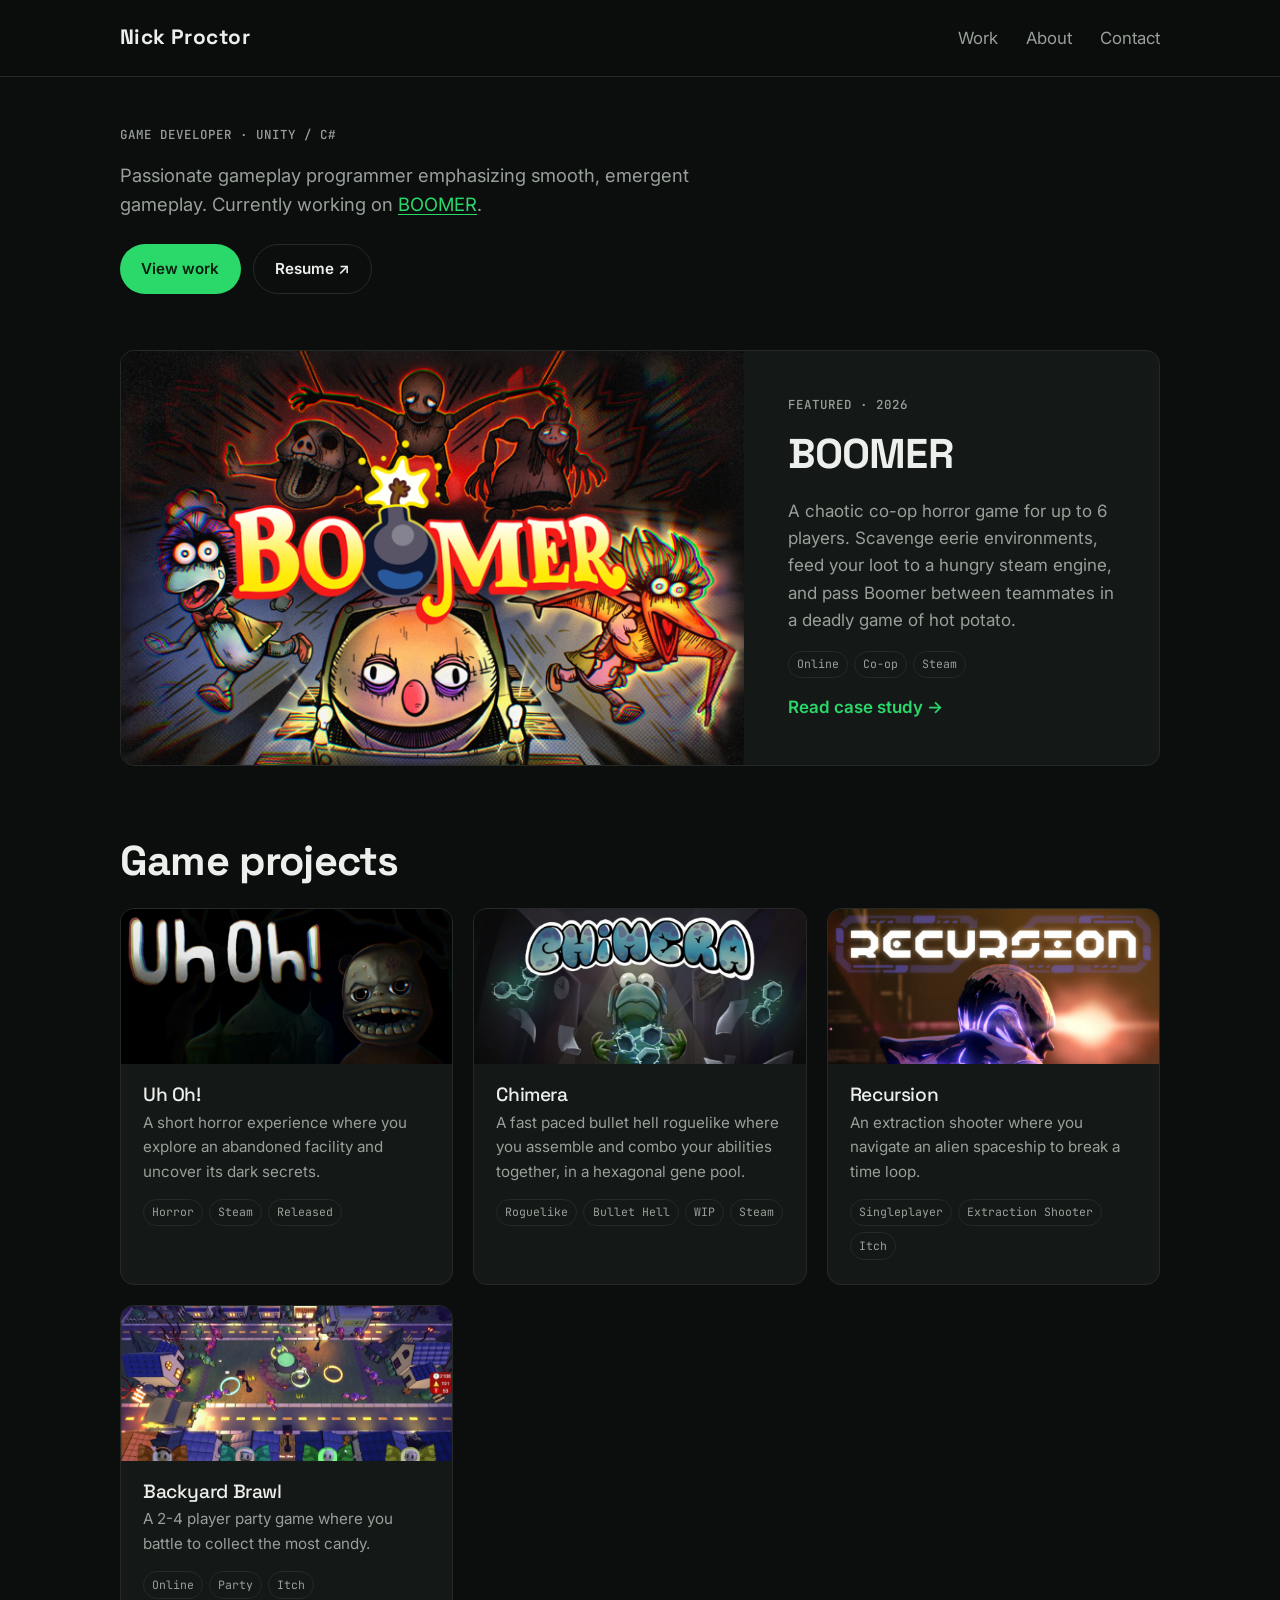
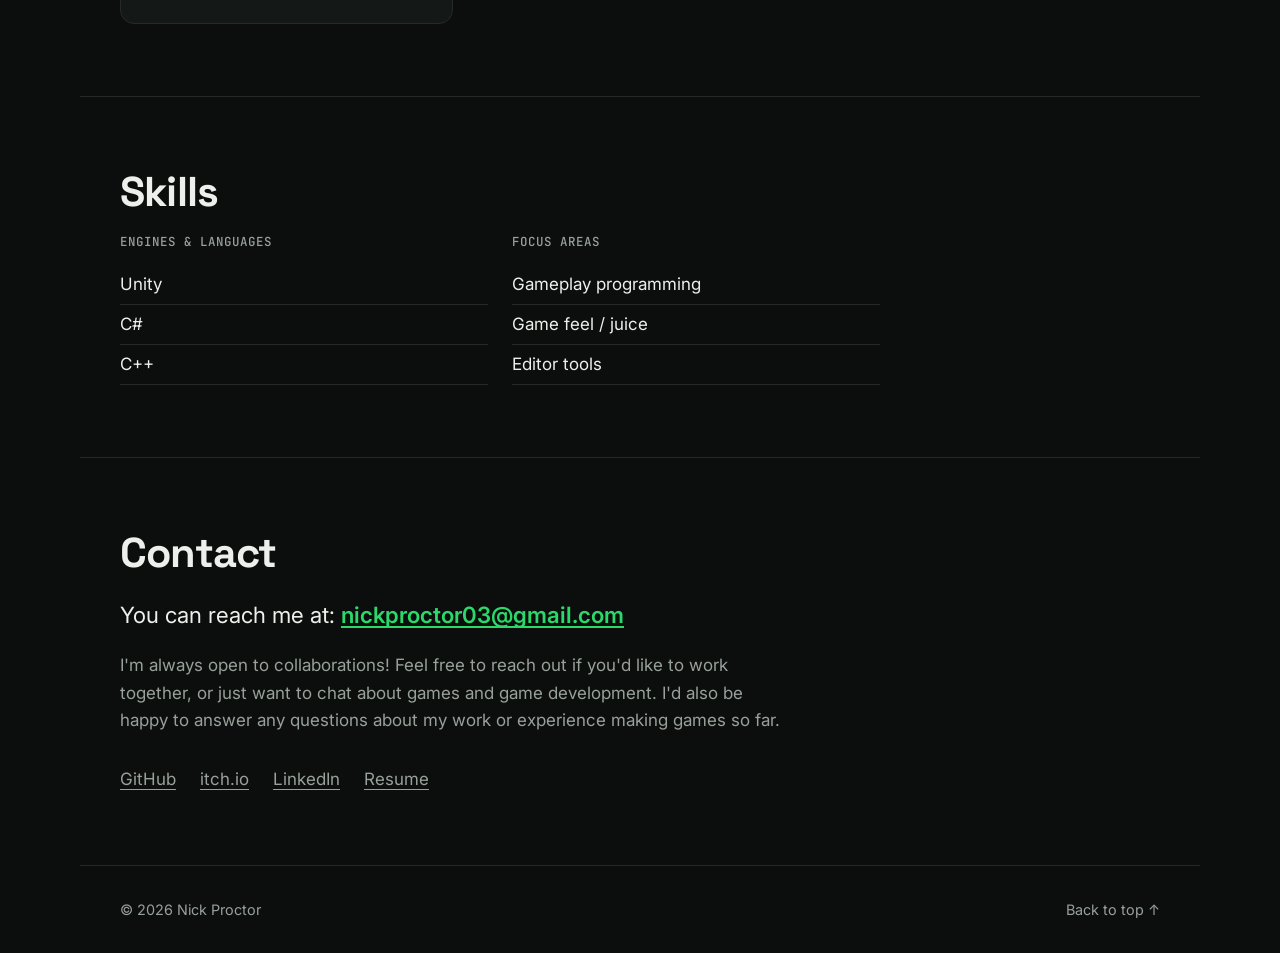
<file: index.html>
<!DOCTYPE html>
<html lang="en">
  <head>
    <meta charset="UTF-8">
    <meta name="viewport" content="width=device-width, initial-scale=1.0">
    <title>Nick Proctor</title>
    <meta name="description" content="Portfolio of Nick Proctor, a game developer building small, tactile games in Unity.">

    <link rel="preconnect" href="https://fonts.googleapis.com">
    <link rel="preconnect" href="https://fonts.gstatic.com" crossorigin>
    <link href="https://fonts.googleapis.com/css2?family=Inter:wght@400;500;600&family=JetBrains+Mono:wght@400;500&family=Space+Grotesk:wght@500;700&display=swap" rel="stylesheet">
    <link rel="icon" href="assets/favicon.png">
    <link rel="stylesheet" href="screen.css">
  </head>
  <body>
    <!-- ============ NAV ============ -->
    <header class="site-header">
      <div class="container nav">
        <a class="logo" href="index.html">Nick Proctor</a>
        <nav class="nav-links" aria-label="Primary">
          <a href="#work">Work</a>
          <a href="about.html">About</a>
          <a href="#contact">Contact</a>
        </nav>
      </div>
    </header>

    <main>
      <!-- ============ INTRO ============ -->
      <section class="intro container">
        <p class="eyebrow">Game Developer · Unity / C#</p>
        <!-- <h1>I make small, tactile games<br>that are <span class="hl">fun to touch</span>.</h1> -->
        <p class="lede">
          Passionate gameplay programmer emphasizing smooth, emergent gameplay.
          Currently working on <a href="projects/BOOMER.html">BOOMER</a>.
        </p>
        <div class="actions">
          <a class="btn btn-primary" href="#work">View work</a>
          <a class="btn btn-ghost" href="assets/General%20Resume.pdf" target="_blank" rel="noopener">Resume ↗</a>
        </div>
      </section>

      <!-- ============ FEATURED PROJECT ============ -->
      <section class="container featured" aria-labelledby="featured-title">
        <a class="featured-card" href="projects/BOOMER.html">
          <div class="media">
            <img src="assets/Images/HeaderCapusle.png" width="920" height="430"
                 alt="BOOMER key art: the steam engine and puppet characters fleeing beneath the BOOMER logo">
          </div>
          <div class="featured-body">
            <p class="eyebrow">Featured · 2026</p>
            <h2 id="featured-title">BOOMER</h2>
            <p>A chaotic co-op horror game for up to 6 players. Scavenge eerie environments,
               feed your loot to a hungry steam engine, and pass Boomer between teammates 
               in a deadly game of hot potato.</p>
            <ul class="tags">
              <li>Online</li><li>Co-op</li><li>Steam</li>
            </ul>
            <span class="link-arrow">Read case study →</span>
          </div>
        </a>
      </section>

      <!-- ============ PROJECT GRID ============ -->
      <section id="work" class="container section" aria-labelledby="work-title">
        <div class="section-head">
          <h2 id="work-title">Game projects</h2>
          <!-- <p class="muted">Games, prototypes, and jams.</p> -->
        </div>

        <div class="grid">
          <!-- Copy one <a class="card"> per project -->
          <a class="card" href="projects/UhOh.html">
            <div class="media"><img src="assets/Images/UhOhTitleHeader.jpg" width="920" height="430" loading="lazy" alt="Uh Oh! key art"></div>
            <div class="card-body">
              <h3>Uh Oh!</h3>
              <p>A short horror experience where you explore an abandoned facility and uncover its dark secrets.</p>
              <ul class="tags"><li>Horror</li><li>Steam</li><li>Released</li></ul>
            </div>
          </a>

          <a class="card" href="projects/Chimera.html">
            <div class="media"><img src="assets/Images/ChimeraTitleHeader.jpg" width="920" height="430" loading="lazy" alt="Chimera key art"></div>
            <div class="card-body">
              <h3>Chimera</h3>
              <p>A fast paced bullet hell roguelike where you assemble and combo your abilities together, in a hexagonal gene pool.</p>
              <ul class="tags"><li>Roguelike</li><li>Bullet Hell</li><li>WIP</li><li>Steam</li></ul>
            </div>
          </a>

          <a class="card" href="projects/Recursion.html">
            <div class="media"><img src="assets/Images/RecursionHeader.jpg" width="920" height="430" loading="lazy" alt="Recursion key art"></div>
            <div class="card-body">
              <h3>Recursion</h3>
              <p>An extraction shooter where you navigate an alien spaceship to break a time loop.</p>
              <ul class="tags"><li>Singleplayer</li><li>Extraction Shooter</li><li>Itch</li></ul>
            </div>
          </a>

          <a class="card" href="projects/BackyardBrawl.html">
            <div class="media"><img src="assets/Images/BackyardBrawl.jpg" width="1600" height="894" loading="lazy" alt="Backyard Brawl gameplay"></div>
            <div class="card-body">
              <h3>Backyard Brawl</h3>
              <p>A 2-4 player party game where you battle to collect the most candy.</p>
              <ul class="tags"><li>Online</li><li>Party</li><li>Itch</li></ul>
            </div>
          </a>
        </div>
      </section>

      <!-- ============ SKILLS ============ -->
      <section id="skills" class="container section skills-section" aria-labelledby="skills-title">
        <h2 id="skills-title">Skills</h2>
        <div class="skills">
          <div>
            <h3 class="eyebrow">Engines &amp; languages</h3>
            <ul><li>Unity</li><li>C#</li><li>C++</li></ul>
          </div>
          <div>
            <h3 class="eyebrow">Focus areas</h3>
            <ul><li>Gameplay programming</li><li>Game feel / juice</li><li>Editor tools</li></ul>
          </div>
        </div>
      </section>

      <!-- ============ CONTACT ============ -->
      <section id="contact" class="container section contact" aria-labelledby="contact-title">
        <h2 id="contact-title">Contact</h2>
        <p class="contact-line">
          You can reach me at:
          <a class="contact-email" href="mailto:nickproctor03@gmail.com">nickproctor03@gmail.com</a>
        </p>
        <p class="contact-blurb">
          I'm always open to collaborations! Feel free to reach out if you'd like to work 
          together, or just want to chat about games and game development. I'd also be happy
          to answer any questions about my work or experience making games so far. 
        </p>
        <ul class="socials">
          <li><a href="https://github.com/procto76" target="_blank" rel="noopener">GitHub</a></li>
          <li><a href="https://nickproct.itch.io/" target="_blank" rel="noopener">itch.io</a></li>
          <li><a href="https://www.linkedin.com/in/nick-proctor-8b6729255/" target="_blank" rel="noopener">LinkedIn</a></li>
          <li><a href="assets/General%20Resume.pdf" target="_blank" rel="noopener">Resume</a></li>
        </ul>
      </section>
    </main>

    <footer class="site-footer container">
      <p>© <span id="year"></span> Nick Proctor</p>
      <a href="#" class="muted">Back to top ↑</a>
    </footer>

    <script src="index.js"></script>
  </body>
</html>
</file>
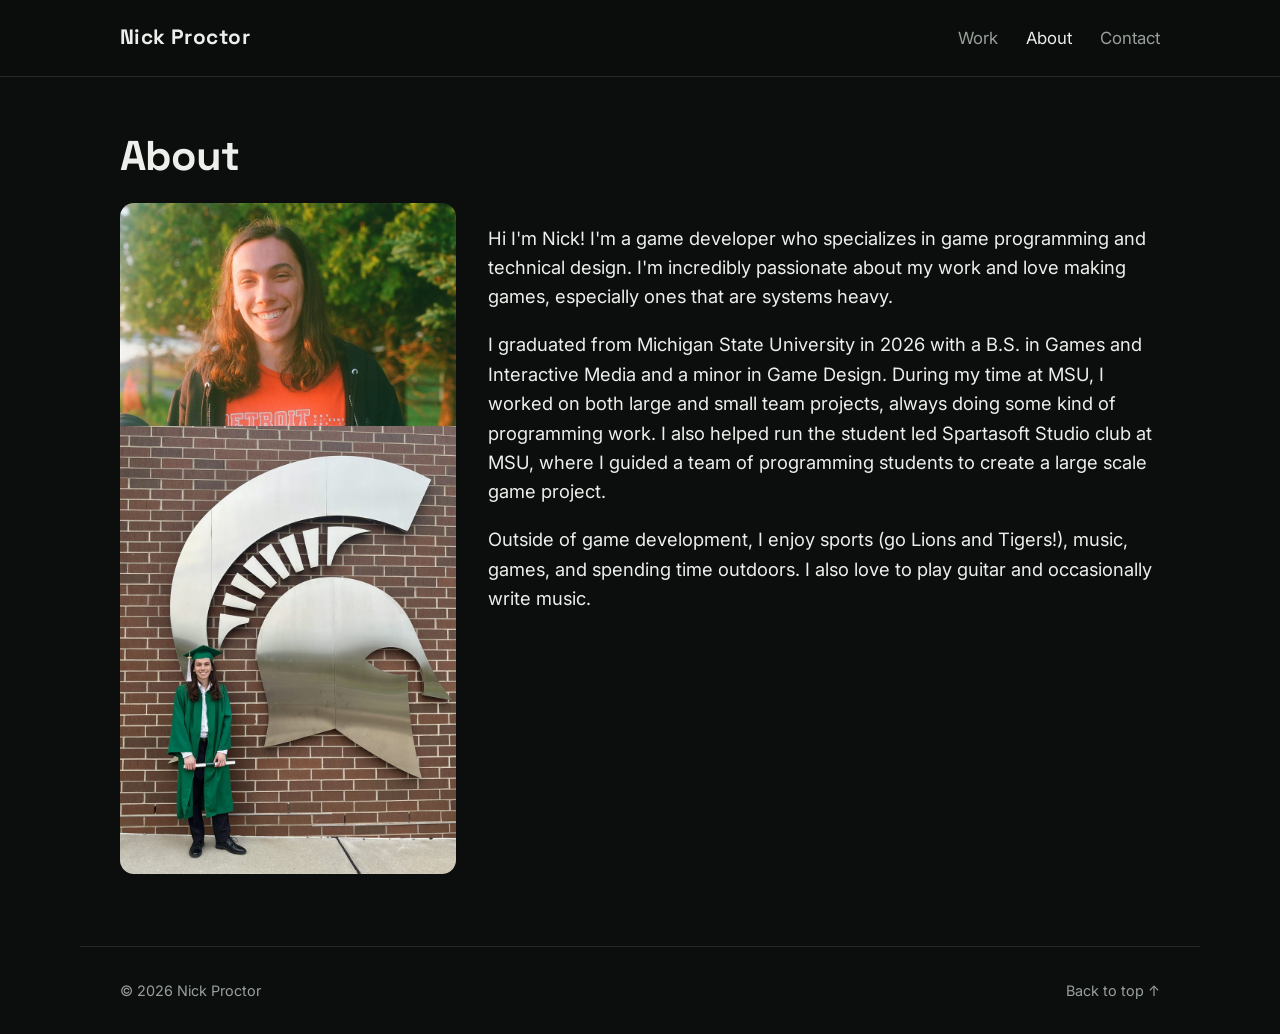
<file: about.html>
<!DOCTYPE html>
<html lang="en">
  <head>
    <meta charset="UTF-8">
    <meta name="viewport" content="width=device-width, initial-scale=1.0">
    <title>Nick Proctor</title>
    <meta name="description" content="About Nick Proctor, a game developer specializing in gameplay programming and technical design.">

    <link rel="preconnect" href="https://fonts.googleapis.com">
    <link rel="preconnect" href="https://fonts.gstatic.com" crossorigin>
    <link href="https://fonts.googleapis.com/css2?family=Inter:wght@400;500;600&family=JetBrains+Mono:wght@400;500&family=Space+Grotesk:wght@500;700&display=swap" rel="stylesheet">
    <link rel="icon" href="assets/favicon.png">
    <link rel="stylesheet" href="screen.css">
  </head>
  <body>
    <!-- ============ NAV ============ -->
    <header class="site-header">
      <div class="container nav">
        <a class="logo" href="index.html">Nick Proctor</a>
        <nav class="nav-links" aria-label="Primary">
          <a href="index.html#work">Work</a>
          <a href="about.html" aria-current="page">About</a>
          <a href="index.html#contact">Contact</a>
        </nav>
      </div>
    </header>

    <main>
      <!-- ============ ABOUT ============ -->
      <section class="container section about about-page" aria-labelledby="about-title">
        <div class="about-side">
          <h1 id="about-title">About</h1>
          <div class="about-photos">
            <img src="assets/Images/Munising-small.jpg" alt="Nick smiling outdoors in Munising, Michigan"
                 width="900" height="597">
            <img src="assets/Images/MSU-Grad-small.jpg" alt="Nick in a green cap and gown in front of the Michigan State Spartan helmet"
                 width="900" height="1200">
          </div>
        </div>
        <div class="about-body">
          <p>
            Hi I'm Nick! I'm a game developer who specializes in game
            programming and technical design. I'm incredibly passionate about my work
            and love making games, especially ones that are systems heavy.
          </p>
          <p>
            I graduated from Michigan State University in 2026 with a B.S. in Games and Interactive Media and a 
            minor in Game Design. During my time at MSU, I worked on both large and small team projects, always
            doing some kind of programming work. I also helped run the student led Spartasoft Studio club at MSU,
             where I guided a team of programming students to create a large scale game project. 
          </p>
          <p>
            Outside of game development, I enjoy sports (go Lions and Tigers!), music, games, and spending time outdoors. 
            I also love to play guitar and occasionally write music. 
          </p>
        </div>
      </section>
    </main>

    <footer class="site-footer container">
      <p>© <span id="year"></span> Nick Proctor</p>
      <a href="#" class="muted">Back to top ↑</a>
    </footer>

    <script src="index.js"></script>
  </body>
</html>
</file>
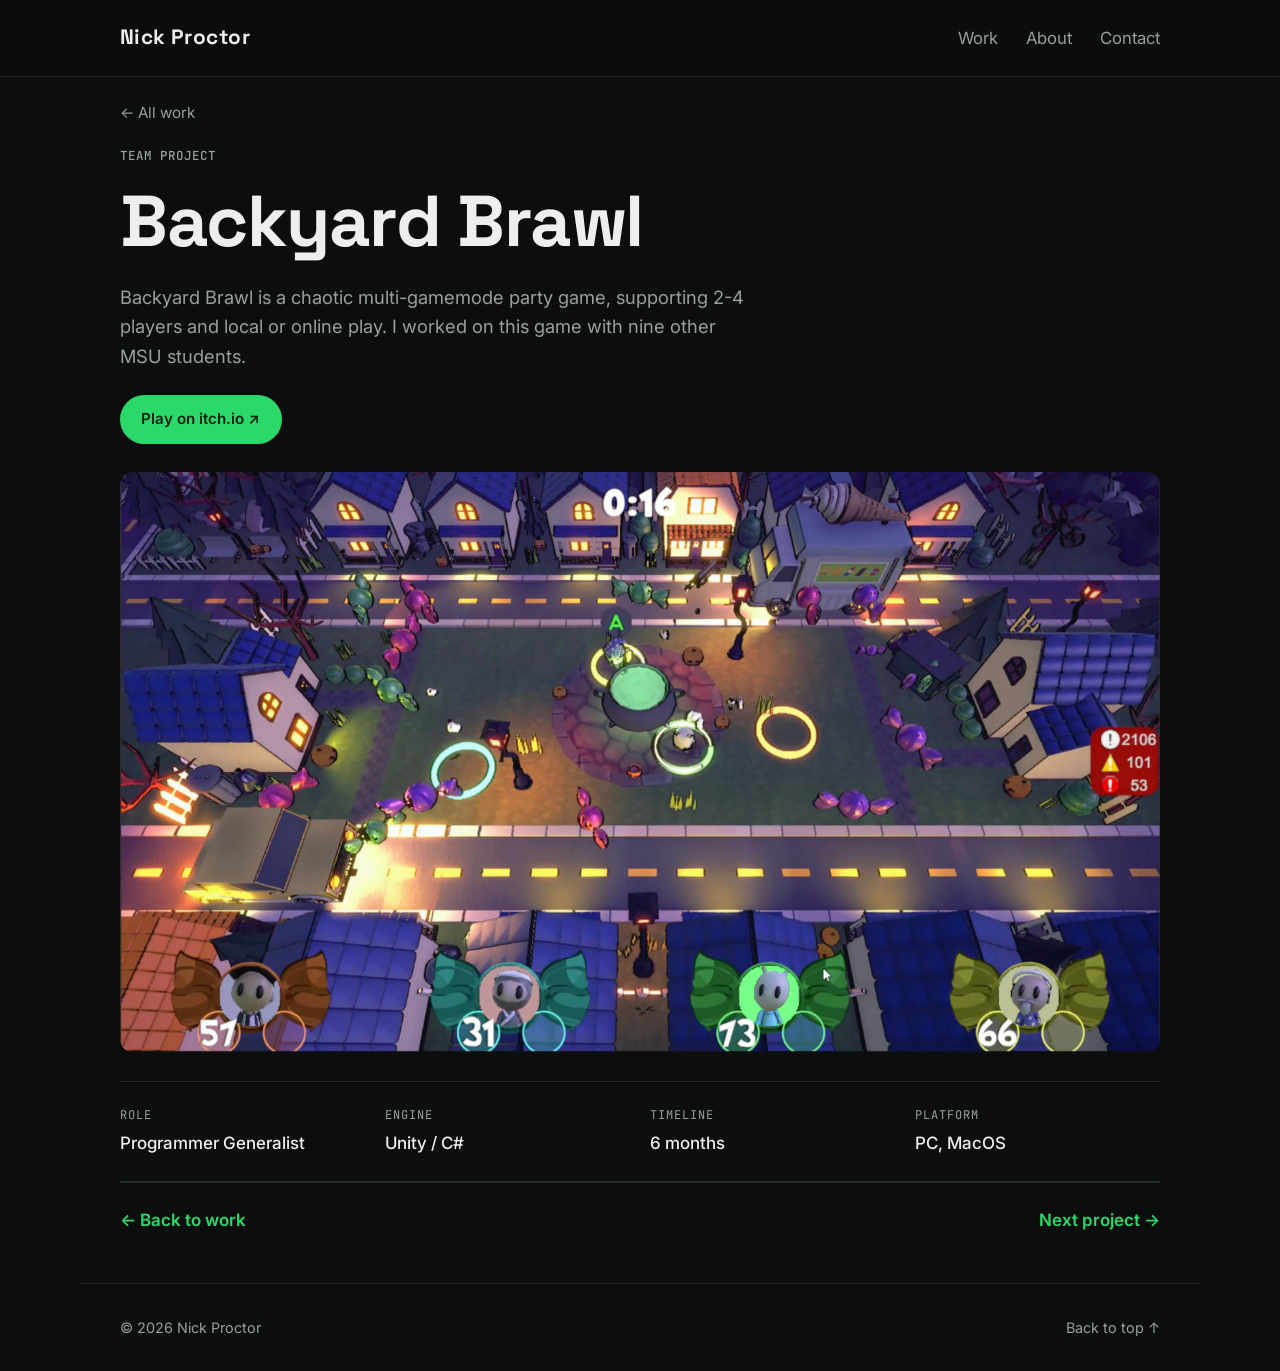
<file: projects/BackyardBrawl.html>
<!DOCTYPE html>
<html lang="en">
  <head>
    <meta charset="UTF-8">
    <meta name="viewport" content="width=device-width, initial-scale=1.0">
    <title>Nick Proctor</title>
    <meta name="description" content="Backyard Brawl, an online party game built in Unity.">

    <link rel="preconnect" href="https://fonts.googleapis.com">
    <link rel="preconnect" href="https://fonts.gstatic.com" crossorigin>
    <link href="https://fonts.googleapis.com/css2?family=Inter:wght@400;500;600&family=JetBrains+Mono:wght@400;500&family=Space+Grotesk:wght@500;700&display=swap" rel="stylesheet">
    <link rel="icon" href="../assets/favicon.png">
    <link rel="stylesheet" href="../screen.css">
  </head>
  <body>
    <header class="site-header">
      <div class="container nav">
        <a class="logo" href="../index.html">Nick Proctor</a>
        <nav class="nav-links" aria-label="Primary">
          <a href="../index.html#work">Work</a>
          <a href="../about.html">About</a>
          <a href="../index.html#contact">Contact</a>
        </nav>
      </div>
    </header>

    <main class="container">
      <a class="back-link" href="../index.html#work">← All work</a>

      <!-- ============ HERO ============ -->
      <section class="project-hero">
        <p class="eyebrow">Team project</p>
        <h1>Backyard Brawl</h1>
        <p class="lede">Backyard Brawl is a chaotic multi-gamemode party game, supporting 2-4 players and 
          local or online play. I worked on this game with nine other MSU students.
</p>
        <div class="actions">
          <a class="btn btn-primary" href="https://hariso.itch.io/backyardbrawl" target="_blank" rel="noopener">Play on itch.io ↗</a>
        </div>
      </section>

      <div class="media project-media media-natural">
        <img src="../assets/Images/BackyardBrawl.jpg" width="1600" height="894"
             alt="Backyard Brawl gameplay: four players scramble for candy around a bubbling cauldron in a Halloween neighborhood street">
      </div>

      <!-- ============ QUICK FACTS ============ -->
      <dl class="project-meta">
        <div><dt>Role</dt><dd>Programmer Generalist</dd></div>
        <div><dt>Engine</dt><dd>Unity / C#</dd></div>
        <div><dt>Timeline</dt><dd>6 months</dd></div>
        <div><dt>Platform</dt><dd>PC, MacOS</dd></div>
      </dl>

      <!-- Add feature sections and a screenshot gallery here — copy the
           patterns from BOOMER.html (feature-section, gallery). -->

      <nav class="project-nav" aria-label="Project navigation">
        <a href="../index.html#work">← Back to work</a>
        <a href="BOOMER.html">Next project →</a>
      </nav>
    </main>

    <footer class="site-footer container">
      <p>© <span id="year"></span> Nick Proctor</p>
      <a href="#" class="muted">Back to top ↑</a>
    </footer>

    <script src="../index.js"></script>
  </body>
</html>
</file>
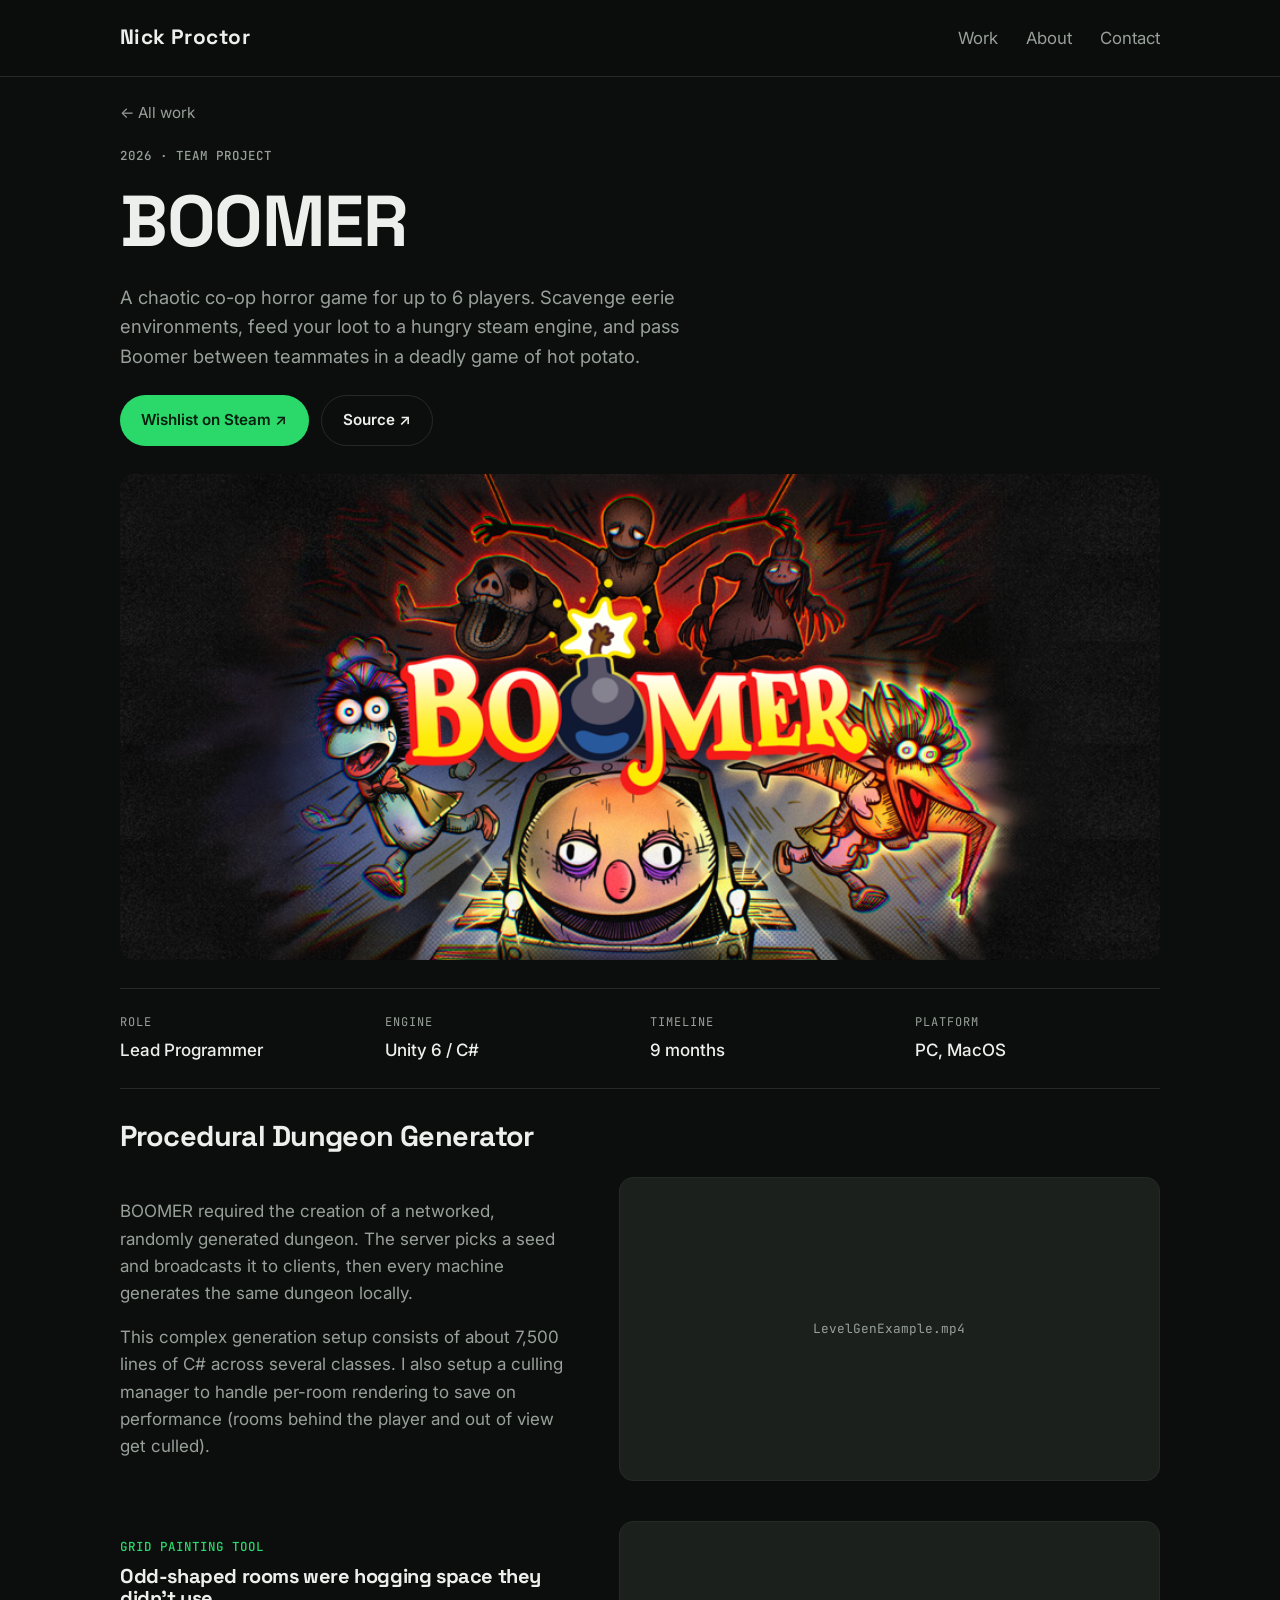
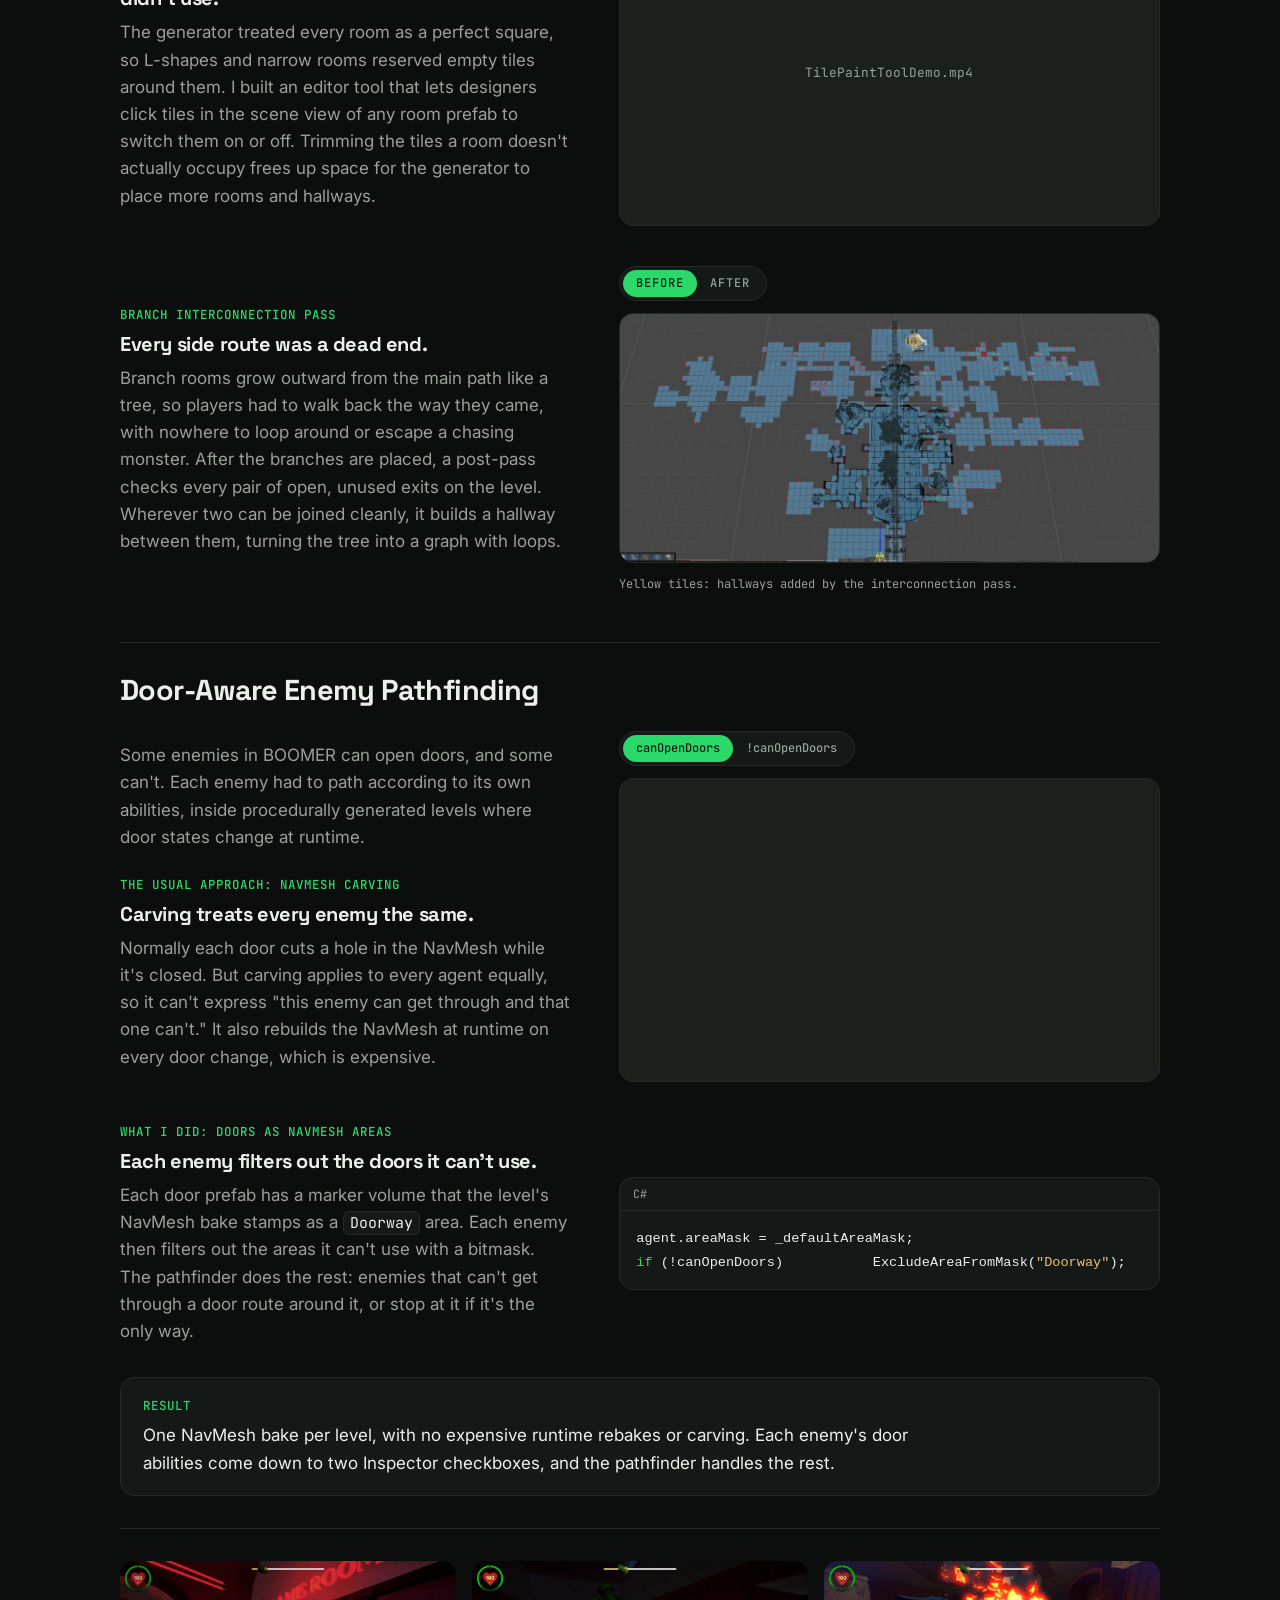
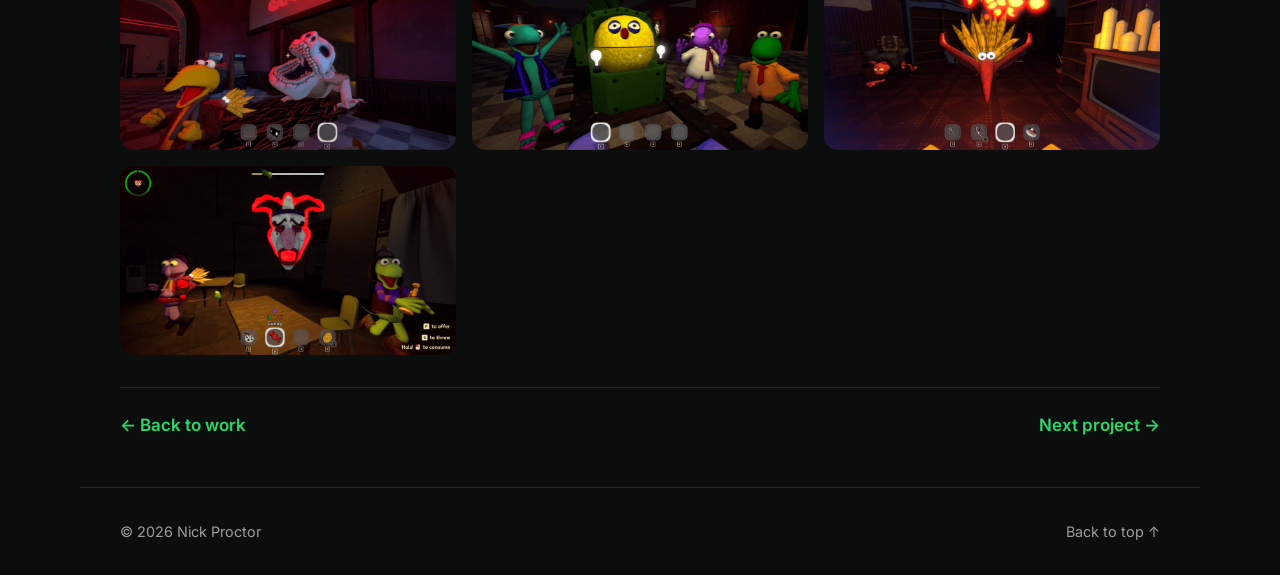
<file: projects/BOOMER.html>
<!DOCTYPE html>
<html lang="en">
  <head>
    <meta charset="UTF-8">
    <meta name="viewport" content="width=device-width, initial-scale=1.0">
    <!-- TEMPLATE: copy this file per project (e.g. projects/boomer.html) -->
    <title>Nick Proctor</title>
    <meta name="description" content="Case study: BOOMER, a physics-driven game built in Unity.">

    <link rel="preconnect" href="https://fonts.googleapis.com">
    <link rel="preconnect" href="https://fonts.gstatic.com" crossorigin>
    <link href="https://fonts.googleapis.com/css2?family=Inter:wght@400;500;600&family=JetBrains+Mono:wght@400;500&family=Space+Grotesk:wght@500;700&display=swap" rel="stylesheet">
    <!-- Note the ../ — project pages live one folder down -->
     <link rel="icon" href="../assets/favicon.png">
    <link rel="stylesheet" href="../screen.css">
  </head>
  <body>
    <header class="site-header">
      <div class="container nav">
        <a class="logo" href="../index.html">Nick Proctor</a>
        <nav class="nav-links" aria-label="Primary">
          <a href="../index.html#work">Work</a>
          <a href="../about.html">About</a>
          <a href="../index.html#contact">Contact</a>
        </nav>
      </div>
    </header>

    <main class="container">
      <a class="back-link" href="../index.html#work">← All work</a>

      <!-- ============ HERO ============ -->
      <section class="project-hero">
        <p class="eyebrow">2026 · Team project</p>
        <h1>BOOMER</h1>
        <p class="lede">A chaotic co-op horror game for up to 6 players. Scavenge eerie environments, 
          feed your loot to a hungry steam engine, and pass Boomer between teammates in a deadly game
           of hot potato.</p>
        <div class="actions">
          <a class="btn btn-primary" href="https://store.steampowered.com/app/4353060/BOOMER/" target="_blank" rel="noopener">Wishlist on Steam ↗</a>
          <a class="btn btn-ghost" href="https://github.com/procto76" target="_blank" rel="noopener">Source ↗</a>
        </div>
      </section>

      <div class="media project-media media-natural">
        <img src="../assets/Images/HeaderCapusle.png" width="920" height="430"
             alt="BOOMER key art: the steam engine and puppet characters fleeing beneath the BOOMER logo">
      </div>

      <!-- ============ QUICK FACTS ============ -->
      <dl class="project-meta">
        <div><dt>Role</dt><dd>Lead Programmer</dd></div>
        <div><dt>Engine</dt><dd>Unity 6 / C#</dd></div>
        <div><dt>Timeline</dt><dd>9 months</dd></div>
        <div><dt>Platform</dt><dd>PC, MacOS</dd></div>
      </dl>

      <!-- ============ PROCEDURAL GENERATION ============ -->
      <section class="feature-section" aria-labelledby="procgen-title">
        <h2 id="procgen-title">Procedural Dungeon Generator</h2>
        <div class="feature">
          <div class="feature-text">
            <p>
              BOOMER required the creation of a networked, randomly generated dungeon.
              The server picks a seed and broadcasts it to clients, then every machine generates 
              the same dungeon locally. 
            </p>
            <p>
              This complex generation setup consists of about 7,500 lines of C# across several classes.
              I also setup a culling manager to handle per-room rendering to save on performance (rooms behind 
              the player and out of view get culled). 
            </p>
          </div>
          <div class="media feature-media" data-label="LevelGenExample.mp4">
            <video src="../assets/Videos/LevelGenExample-web.mp4" autoplay muted loop playsinline
                   aria-label="Dungeon being procedurally generated room by room"></video>
          </div>
        </div>

        <!-- Sub-section pattern: small system label, the problem as the headline,
             the fix as the paragraph, and a Before/After toggle on the media. -->
        <div class="feature feature-sub">
          <div class="feature-text">
            <p class="eyebrow feature-label">Grid painting tool</p>
            <h3>Odd-shaped rooms were hogging space they didn't use.</h3>
            <p>
              The generator treated every room as a perfect square, so L-shapes and narrow
              rooms reserved empty tiles around them. I built an editor tool that lets designers
              click tiles in the scene view of any room prefab to switch them on or off. Trimming
              the tiles a room doesn't actually occupy frees up space for the generator to place
              more rooms and hallways.
            </p>
          </div>
          <div class="media feature-media" data-label="TilePaintToolDemo.mp4">
            <video src="../assets/Videos/TilePaintToolDemo-web.mp4" autoplay muted loop playsinline
                   aria-label="Designer painting unused grid tiles off a room prefab in the Unity scene view"></video>
          </div>
        </div>

        <div class="feature feature-sub">
          <div class="feature-text">
            <p class="eyebrow feature-label">Branch interconnection pass</p>
            <h3>Every side route was a dead end.</h3>
            <p>
              Branch rooms grow outward from the main path like a tree, so players had to
              walk back the way they came, with nowhere to loop around or escape a chasing
              monster. After the branches are placed, a post-pass checks every pair of open,
              unused exits on the level. Wherever two can be joined cleanly, it builds a hallway
              between them, turning the tree into a graph with loops.
            </p>
          </div>
          <div class="compare" data-default="before">
            <div class="compare-toggle" role="group" aria-label="Show before or after">
              <button type="button" data-show="before">Before</button>
              <button type="button" data-show="after">After</button>
            </div>
            <div class="media feature-media compare-stage compare-wide">
              <div class="compare-pane" data-pane="before">
                <img src="../assets/Images/LvlGenNoConnections.jpg" width="1400" height="648" loading="lazy"
                     alt="Before: top-down view of a generated level where every branch off the main path ends in a dead end">
              </div>
              <div class="compare-pane" data-pane="after">
                <img src="../assets/Images/LvlGenConnections.jpg" width="1400" height="647" loading="lazy"
                     alt="After: the same level with yellow hallways joining nearby branches into loops">
              </div>
            </div>
            <p class="compare-caption">Yellow tiles: hallways added by the interconnection pass.</p>
          </div>
        </div>
      </section>

      <!-- ============ DOOR-AWARE PATHFINDING ============ -->
      <section class="feature-section" aria-labelledby="doors-title">
        <h2 id="doors-title">Door-Aware Enemy Pathfinding</h2>
        <div class="feature">
          <div class="feature-text">
            <p>
              Some enemies in BOOMER can open doors, and some can't. Each enemy had to path
              according to its own abilities, inside procedurally generated levels where door
              states change at runtime.
            </p>
            <p class="eyebrow feature-label">The usual approach: NavMesh carving</p>
            <h3>Carving treats every enemy the same.</h3>
            <p>
              Normally each door cuts a hole in the NavMesh while it's closed. But carving applies
              to every agent equally, so it can't express "this enemy can get through and that one
              can't." It also rebuilds the NavMesh at runtime on every door change, which is expensive.
            </p>
          </div>
          <div class="compare" data-default="open">
            <div class="compare-toggle is-code" role="group" aria-label="Show an enemy that can or can't open doors">
              <button type="button" data-show="open">canOpenDoors</button>
              <button type="button" data-show="blocked">!canOpenDoors</button>
            </div>
            <div class="media feature-media compare-stage">
              <div class="compare-pane" data-pane="open">
                <video src="../assets/Videos/EnemyOpeningDoor-web.mp4" muted loop playsinline preload="metadata"
                       aria-label="An enemy that can open doors pushes through a closed door to reach the player"></video>
              </div>
              <div class="compare-pane" data-pane="blocked">
                <video src="../assets/Videos/EnemyStuckBehindDoor-web.mp4" muted loop playsinline preload="metadata"
                       aria-label="An enemy that can't open doors is stopped behind the same closed door"></video>
              </div>
            </div>
          </div>
        </div>

        <div class="feature feature-sub">
          <div class="feature-text">
            <p class="eyebrow feature-label">What I did: doors as NavMesh areas</p>
            <h3>Each enemy filters out the doors it can't use.</h3>
            <p>
              Each door prefab has a marker volume that the level's NavMesh bake stamps as a
              <code>Doorway</code> area. Each enemy then filters out the areas it can't use with a
              bitmask. The pathfinder does the rest: enemies that can't get through a door route
              around it, or stop at it if it's the only way.
            </p>
          </div>
          <figure class="code-block">
            <figcaption>C#</figcaption>
            <pre><code>agent.areaMask = _defaultAreaMask;
<span class="tok-kw">if</span> (!canOpenDoors)           ExcludeAreaFromMask(<span class="tok-str">"Doorway"</span>);</code></pre>
          </figure>
        </div>

        <div class="feature-result">
          <p class="eyebrow">Result</p>
          <p>
            One NavMesh bake per level, with no expensive runtime rebakes or carving. Each enemy's
            door abilities come down to two Inspector checkboxes, and the pathfinder handles the rest.
          </p>
        </div>
      </section>

      <!-- ============ GALLERY ============ -->
      <section class="gallery" aria-label="Screenshots">
        <div class="media">
          <img src="../assets/Images/NewestBoargShot(1)(1).png" width="1920" height="1080" loading="lazy"
               alt="A player's puppet teammate recoils as a giant skeletal lizard lunges out of a neon-lit Game Room">
        </div>
        <div class="media">
          <img src="../assets/Images/NewestestGroupShot(1).png" width="1920" height="1080" loading="lazy"
               alt="Three puppet players posing in front of the green steam engine with a yellow face">
        </div>
        <div class="media">
          <img src="../assets/Images/NewestBoomerShot2(1)(1).png" width="1920" height="1080" loading="lazy"
               alt="Boomer, a spiky red-and-yellow creature, exploding in a fireball inside a dim study">
        </div>
        <div class="media">
          <img src="../assets/Images/NewestMaskShot(1)(1).png" width="1920" height="1080" loading="lazy"
               alt="A floating jester mask outlined in red looms over two puppet players around a table">
        </div>
      </section>

      <nav class="project-nav" aria-label="Project navigation">
        <a href="../index.html#work">← Back to work</a>
        <a href="UhOh.html">Next project →</a>
      </nav>
    </main>

    <footer class="site-footer container">
      <p>© <span id="year"></span> Nick Proctor</p>
      <a href="#" class="muted">Back to top ↑</a>
    </footer>

    <script src="../index.js"></script>
  </body>
</html>
</file>
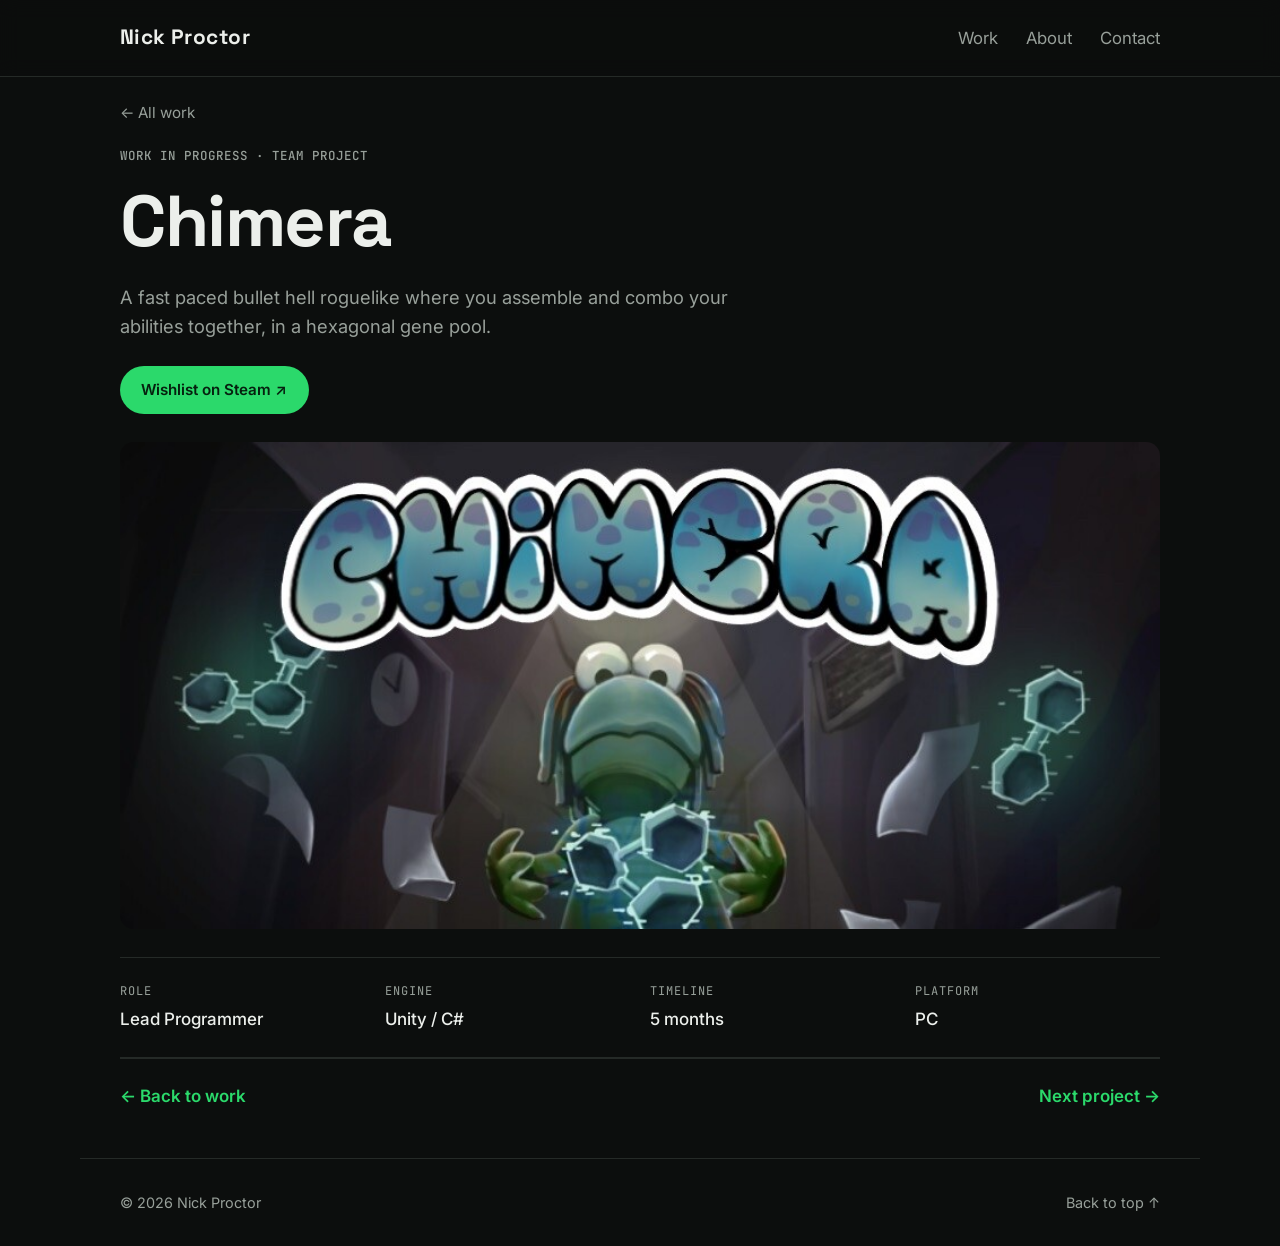
<file: projects/Chimera.html>
<!DOCTYPE html>
<html lang="en">
  <head>
    <meta charset="UTF-8">
    <meta name="viewport" content="width=device-width, initial-scale=1.0">
    <title>Nick Proctor</title>
    <meta name="description" content="Chimera, a roguelike bullet hell in development in Unity, coming to Steam.">

    <link rel="preconnect" href="https://fonts.googleapis.com">
    <link rel="preconnect" href="https://fonts.gstatic.com" crossorigin>
    <link href="https://fonts.googleapis.com/css2?family=Inter:wght@400;500;600&family=JetBrains+Mono:wght@400;500&family=Space+Grotesk:wght@500;700&display=swap" rel="stylesheet">
    <link rel="icon" href="../assets/favicon.png">
    <link rel="stylesheet" href="../screen.css">
  </head>
  <body>
    <header class="site-header">
      <div class="container nav">
        <a class="logo" href="../index.html">Nick Proctor</a>
        <nav class="nav-links" aria-label="Primary">
          <a href="../index.html#work">Work</a>
          <a href="../about.html">About</a>
          <a href="../index.html#contact">Contact</a>
        </nav>
      </div>
    </header>

    <main class="container">
      <a class="back-link" href="../index.html#work">← All work</a>

      <!-- ============ HERO ============ -->
      <section class="project-hero">
        <p class="eyebrow">Work in progress · Team project</p>
        <h1>Chimera</h1>
        <p class="lede">A fast paced bullet hell roguelike where you assemble and combo your 
          abilities together, in a hexagonal gene pool.</p>
        <div class="actions">
          <a class="btn btn-primary" href="https://store.steampowered.com/app/3682510/Chimera/" target="_blank" rel="noopener">Wishlist on Steam ↗</a>
        </div>
      </section>

      <div class="media project-media media-natural">
        <img src="../assets/Images/ChimeraTitleHeader.jpg" width="920" height="430"
             alt="Chimera key art: a green creature surrounded by floating glowing hexagons below the Chimera logo">
      </div>

      <!-- ============ QUICK FACTS ============ -->
      <dl class="project-meta">
        <div><dt>Role</dt><dd>Lead Programmer</dd></div>
        <div><dt>Engine</dt><dd>Unity / C#</dd></div>
        <div><dt>Timeline</dt><dd>5 months</dd></div>
        <div><dt>Platform</dt><dd>PC</dd></div>
      </dl>

      <!-- Add feature sections and a screenshot gallery here — copy the
           patterns from BOOMER.html (feature-section, gallery). -->

      <nav class="project-nav" aria-label="Project navigation">
        <a href="../index.html#work">← Back to work</a>
        <a href="Recursion.html">Next project →</a>
      </nav>
    </main>

    <footer class="site-footer container">
      <p>© <span id="year"></span> Nick Proctor</p>
      <a href="#" class="muted">Back to top ↑</a>
    </footer>

    <script src="../index.js"></script>
  </body>
</html>
</file>
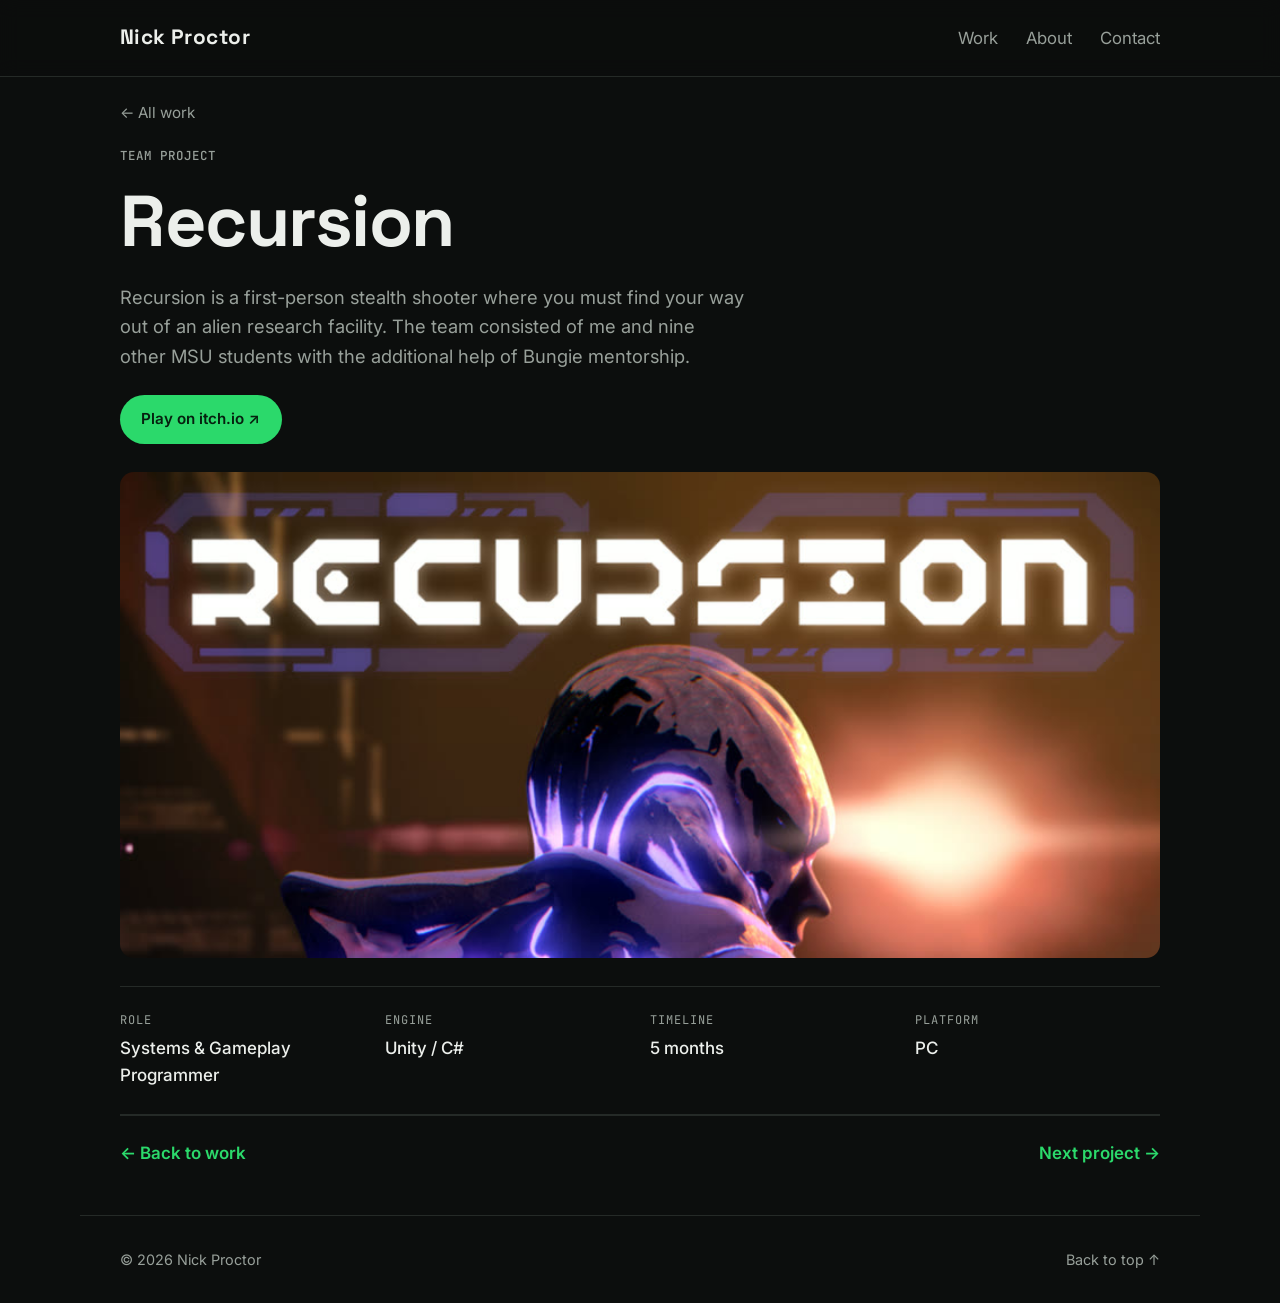
<file: projects/Recursion.html>
<!DOCTYPE html>
<html lang="en">
  <head>
    <meta charset="UTF-8">
    <meta name="viewport" content="width=device-width, initial-scale=1.0">
    <title>Nick Proctor</title>
    <meta name="description" content="Recursion, a singleplayer extraction shooter built in Unity, on itch.io.">

    <link rel="preconnect" href="https://fonts.googleapis.com">
    <link rel="preconnect" href="https://fonts.gstatic.com" crossorigin>
    <link href="https://fonts.googleapis.com/css2?family=Inter:wght@400;500;600&family=JetBrains+Mono:wght@400;500&family=Space+Grotesk:wght@500;700&display=swap" rel="stylesheet">
    <link rel="icon" href="../assets/favicon.png">
    <link rel="stylesheet" href="../screen.css">
  </head>
  <body>
    <header class="site-header">
      <div class="container nav">
        <a class="logo" href="../index.html">Nick Proctor</a>
        <nav class="nav-links" aria-label="Primary">
          <a href="../index.html#work">Work</a>
          <a href="../about.html">About</a>
          <a href="../index.html#contact">Contact</a>
        </nav>
      </div>
    </header>

    <main class="container">
      <a class="back-link" href="../index.html#work">← All work</a>

      <!-- ============ HERO ============ -->
      <section class="project-hero">
        <p class="eyebrow">Team project</p>
        <h1>Recursion</h1>
        <p class="lede">Recursion is a first-person stealth shooter where you must find your way out of an 
          alien research facility. The team consisted of me and nine other MSU students with the additional 
          help of Bungie mentorship.
</p>
        <div class="actions">
          <a class="btn btn-primary" href="https://hughe391.itch.io/recursion" target="_blank" rel="noopener">Play on itch.io ↗</a>
        </div>
      </section>

      <div class="media project-media media-natural">
        <img src="../assets/Images/RecursionHeader.jpg" width="920" height="430"
             alt="Recursion key art: a glowing purple armored figure beneath the Recursion logo">
      </div>

      <!-- ============ QUICK FACTS ============ -->
      <dl class="project-meta">
        <div><dt>Role</dt><dd>Systems & Gameplay Programmer</dd></div>
        <div><dt>Engine</dt><dd>Unity / C#</dd></div>
        <div><dt>Timeline</dt><dd>5 months</dd></div>
        <div><dt>Platform</dt><dd>PC</dd></div>
      </dl>

      <!-- Add feature sections and a screenshot gallery here — copy the
           patterns from BOOMER.html (feature-section, gallery). -->

      <nav class="project-nav" aria-label="Project navigation">
        <a href="../index.html#work">← Back to work</a>
        <a href="BackyardBrawl.html">Next project →</a>
      </nav>
    </main>

    <footer class="site-footer container">
      <p>© <span id="year"></span> Nick Proctor</p>
      <a href="#" class="muted">Back to top ↑</a>
    </footer>

    <script src="../index.js"></script>
  </body>
</html>
</file>
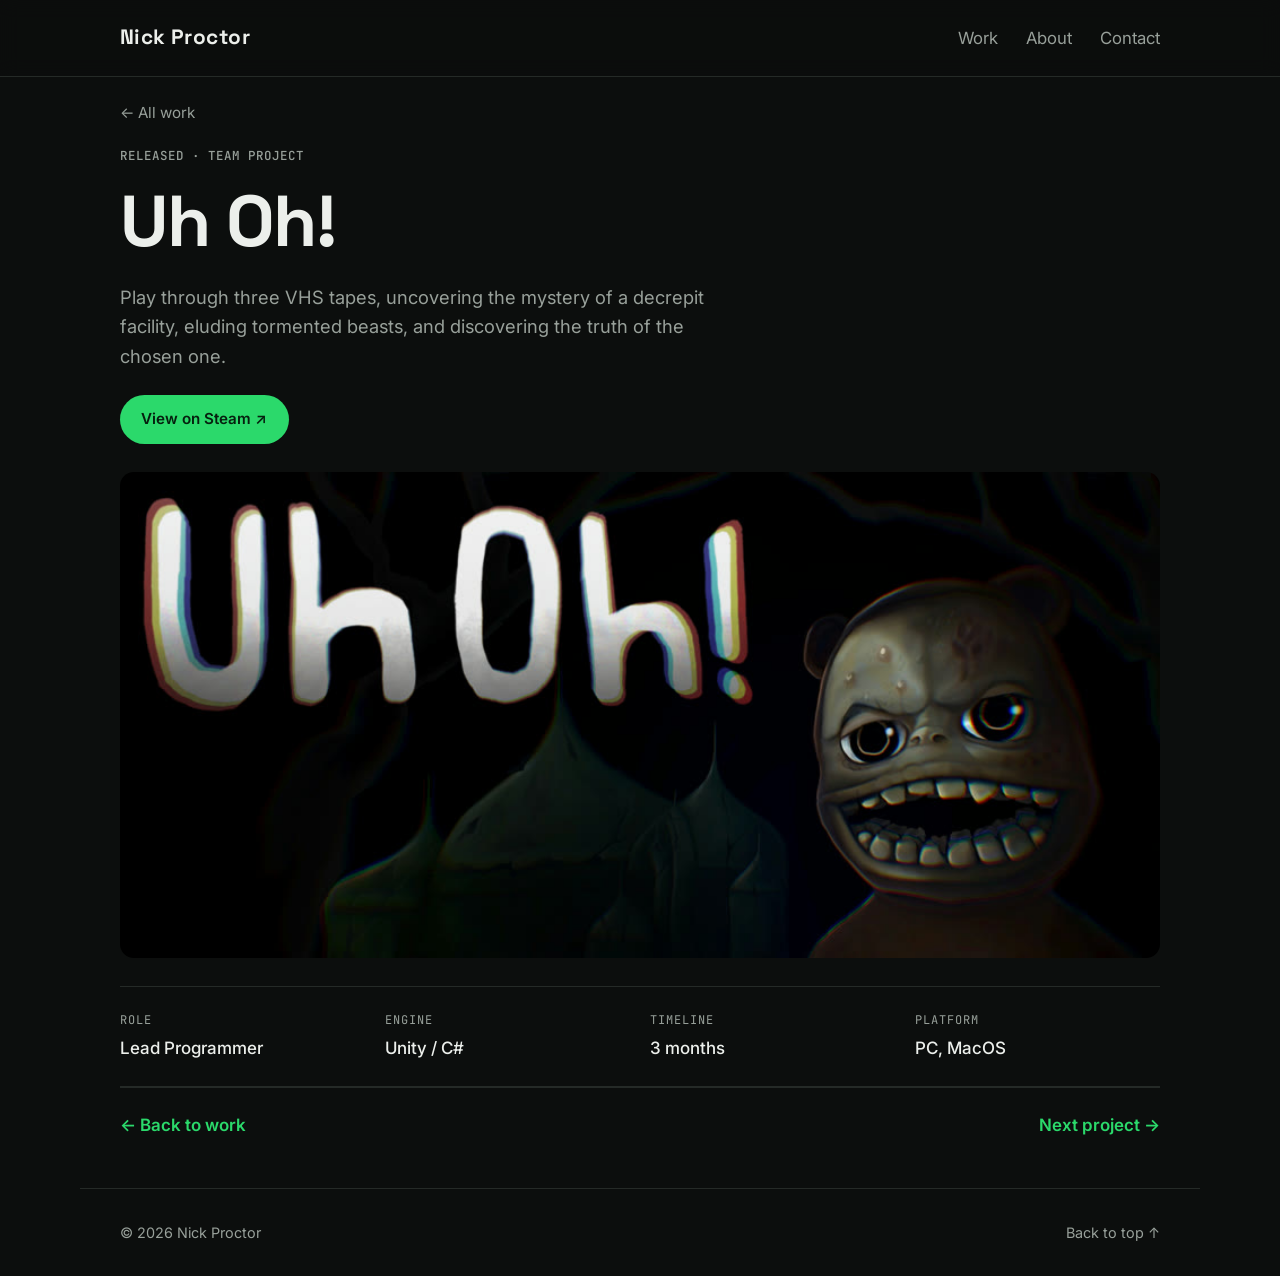
<file: projects/UhOh.html>
<!DOCTYPE html>
<html lang="en">
  <head>
    <meta charset="UTF-8">
    <meta name="viewport" content="width=device-width, initial-scale=1.0">
    <title>Nick Proctor</title>
    <meta name="description" content="Uh Oh!, a singleplayer horror game built in Unity and released on Steam.">

    <link rel="preconnect" href="https://fonts.googleapis.com">
    <link rel="preconnect" href="https://fonts.gstatic.com" crossorigin>
    <link href="https://fonts.googleapis.com/css2?family=Inter:wght@400;500;600&family=JetBrains+Mono:wght@400;500&family=Space+Grotesk:wght@500;700&display=swap" rel="stylesheet">
    <link rel="icon" href="../assets/favicon.png">
    <link rel="stylesheet" href="../screen.css">
  </head>
  <body>
    <header class="site-header">
      <div class="container nav">
        <a class="logo" href="../index.html">Nick Proctor</a>
        <nav class="nav-links" aria-label="Primary">
          <a href="../index.html#work">Work</a>
          <a href="../about.html">About</a>
          <a href="../index.html#contact">Contact</a>
        </nav>
      </div>
    </header>

    <main class="container">
      <a class="back-link" href="../index.html#work">← All work</a>

      <!-- ============ HERO ============ -->
      <section class="project-hero">
        <p class="eyebrow">Released · Team project</p>
        <h1>Uh Oh!</h1>
        <p class="lede">Play through three VHS tapes, uncovering the mystery of a decrepit facility, 
          eluding tormented beasts, and discovering the truth of the chosen one.</p>
        <div class="actions">
          <a class="btn btn-primary" href="https://store.steampowered.com/app/4046950/Uh_Oh/" target="_blank" rel="noopener">View on Steam ↗</a>
        </div>
      </section>

      <div class="media project-media media-natural">
        <img src="../assets/Images/UhOhTitleHeader.jpg" width="920" height="430"
             alt="Uh Oh! key art: a grinning, wide-eyed teddy bear in the dark beside the Uh Oh! logo">
      </div>

      <!-- ============ QUICK FACTS ============ -->
      <dl class="project-meta">
        <div><dt>Role</dt><dd>Lead Programmer</dd></div>
        <div><dt>Engine</dt><dd>Unity / C#</dd></div>
        <div><dt>Timeline</dt><dd>3 months</dd></div>
        <div><dt>Platform</dt><dd>PC, MacOS</dd></div>
      </dl>

      <!-- Add feature sections and a screenshot gallery here — copy the
           patterns from BOOMER.html (feature-section, gallery). -->

      <nav class="project-nav" aria-label="Project navigation">
        <a href="../index.html#work">← Back to work</a>
        <a href="Chimera.html">Next project →</a>
      </nav>
    </main>

    <footer class="site-footer container">
      <p>© <span id="year"></span> Nick Proctor</p>
      <a href="#" class="muted">Back to top ↑</a>
    </footer>

    <script src="../index.js"></script>
  </body>
</html>
</file>
<file: screen.css>
/* =========================================================
   Design tokens
   Change --accent to re-theme the whole site.
   ========================================================= */
:root {
  --accent: #2BD96B;        /* acid green — fills, highlights */
  --accent-ink: #2BD96B;    /* green used for text/links */
  --on-accent: #06200F;     /* text on top of accent fills */

  --bg: #0C0E0D;
  --surface: #141816;
  --text: #ECEFEB;
  --muted: #98A09A;
  --border: #252A27;
  --placeholder: #1B201D;

  --font-display: "Space Grotesk", system-ui, sans-serif;
  --font-body: "Inter", system-ui, sans-serif;
  --font-mono: "JetBrains Mono", ui-monospace, monospace;

  --radius: 14px;
  --max: 1120px;
  --gutter: clamp(16px, 4vw, 40px);

  color-scheme: dark;
}

/* =========================================================
   Base
   ========================================================= */
*, *::before, *::after { box-sizing: border-box; }

html { scroll-behavior: smooth; }
@media (prefers-reduced-motion: reduce) {
  html { scroll-behavior: auto; }
  *, *::before, *::after { transition: none !important; animation: none !important; }
}

body {
  margin: 0;
  background: var(--bg);
  color: var(--text);
  font-family: var(--font-body);
  font-size: 17px;
  line-height: 1.6;
  -webkit-font-smoothing: antialiased;
  transition: background-color .2s, color .2s;
}

h1, h2, h3 {
  font-family: var(--font-display);
  line-height: 1.1;
  letter-spacing: -0.02em;
  margin: 0 0 .5em;
}
h1 { font-size: clamp(2.4rem, 6vw, 4.5rem); font-weight: 700; }
h2 { font-size: clamp(1.8rem, 3.5vw, 2.6rem); font-weight: 700; }
h3 { font-size: 1.2rem; font-weight: 500; }

p { margin: 0 0 1em; }
img, video { display: block; max-width: 100%; }

a { color: inherit; }
a:focus-visible, button:focus-visible {
  outline: 2px solid var(--accent);
  outline-offset: 3px;
  border-radius: 4px;
}
::selection { background: var(--accent); color: var(--on-accent); }

.container {
  width: 100%;
  max-width: var(--max);
  margin-inline: auto;
  padding-inline: var(--gutter);
}
.section { padding-block: clamp(40px, 6vw, 72px); }
.muted { color: var(--muted); }

.eyebrow {
  font-family: var(--font-mono);
  font-size: .78rem;
  font-weight: 500;
  letter-spacing: .08em;
  text-transform: uppercase;
  color: var(--muted);
  margin: 0 0 1rem;
}

/* Highlighter-pen effect on key words */
.hl {
  background: linear-gradient(transparent 62%, var(--accent) 62%, var(--accent) 92%, transparent 92%);
  padding-inline: .05em;
}

/* =========================================================
   Header / nav
   ========================================================= */
.site-header {
  position: sticky;
  top: 0;
  z-index: 10;
  background: color-mix(in srgb, var(--bg) 85%, transparent);
  backdrop-filter: blur(10px);
  border-bottom: 1px solid var(--border);
}
.nav {
  display: flex;
  align-items: center;
  justify-content: space-between;
  height: 76px;
}
.logo {
  font-family: var(--font-display);
  font-weight: 700;
  text-decoration: none;
  letter-spacing: .02em;
  font-size: 1.3rem;
}

.nav-links { display: flex; align-items: center; gap: clamp(12px, 3vw, 28px); }
.nav-links a {
  text-decoration: none;
  font-size: 1.05rem;
  color: var(--muted);
  transition: color .15s;
}
.nav-links a:hover { color: var(--text); }

/* =========================================================
   Intro
   ========================================================= */
.intro { padding-block: clamp(24px, 4vw, 48px) clamp(32px, 5vw, 56px); }
.intro h1 { max-width: 16ch; }
.lede {
  max-width: 52ch;
  font-size: 1.15rem;
  color: var(--muted);
}
.lede a { color: var(--accent-ink); text-underline-offset: 3px; }

.actions { display: flex; flex-wrap: wrap; gap: 12px; margin-top: 1.5rem; }

.btn {
  display: inline-flex;
  align-items: center;
  gap: .4em;
  padding: .8em 1.4em;
  border-radius: 999px;
  font-weight: 600;
  font-size: .95rem;
  text-decoration: none;
  transition: transform .15s, background-color .15s, border-color .15s;
}
.btn:hover { transform: translateY(-2px); }
.btn-primary { background: var(--accent); color: var(--on-accent); }
.btn-ghost { border: 1px solid var(--border); }
.btn-ghost:hover { border-color: var(--text); }

/* =========================================================
   Media placeholders (swap for <img> / <video>)
   ========================================================= */
.media {
  position: relative;
  aspect-ratio: 16 / 9;
  background: var(--placeholder);
  overflow: hidden;
}
.media:empty::after {
  content: attr(data-label);
  position: absolute;
  inset: 0;
  display: grid;
  place-items: center;
  font-family: var(--font-mono);
  font-size: .8rem;
  color: var(--muted);
}
.media img, .media video {
  width: 100%;
  height: 100%;
  object-fit: cover;
  transition: transform .4s ease;
}

/* =========================================================
   Featured project
   ========================================================= */
.featured-card {
  display: grid;
  grid-template-columns: 1.5fr 1fr;
  border: 1px solid var(--border);
  border-radius: var(--radius);
  background: var(--surface);
  overflow: hidden;
  text-decoration: none;
  transition: border-color .2s, transform .2s;
}
.featured-card:hover { border-color: var(--accent); transform: translateY(-3px); }
.featured-card:hover .media img,
.featured-card:hover .media video { transform: scale(1.03); }
.featured-card .media { aspect-ratio: auto; min-height: 320px; }
.featured-body { padding: clamp(24px, 4vw, 44px); align-self: center; }
.featured-body p:not(.eyebrow) { color: var(--muted); }

.link-arrow {
  display: inline-block;
  margin-top: 1rem;
  font-weight: 600;
  color: var(--accent-ink);
}

@media (max-width: 760px) {
  .featured-card { grid-template-columns: 1fr; }
  .featured-card .media { aspect-ratio: 16 / 9; min-height: 0; }
}

/* =========================================================
   Tags
   ========================================================= */
.tags {
  display: flex;
  flex-wrap: wrap;
  gap: 6px;
  list-style: none;
  padding: 0;
  margin: 0;
}
.tags li {
  font-family: var(--font-mono);
  font-size: .72rem;
  padding: .3em .7em;
  border: 1px solid var(--border);
  border-radius: 999px;
  color: var(--muted);
}

/* =========================================================
   Project grid
   ========================================================= */
.section-head {
  display: flex;
  flex-wrap: wrap;
  align-items: baseline;
  justify-content: space-between;
  gap: 8px 24px;
  margin-bottom: 1.5rem;
}
.section-head h2 { margin: 0; }
.section-head p { margin: 0; }

.grid {
  display: grid;
  grid-template-columns: repeat(auto-fill, minmax(min(100%, 300px), 1fr));
  gap: 20px;
}
.card {
  display: flex;
  flex-direction: column;
  border: 1px solid var(--border);
  border-radius: var(--radius);
  background: var(--surface);
  overflow: hidden;
  text-decoration: none;
  transition: border-color .2s, transform .2s;
}
.card:hover { border-color: var(--accent); transform: translateY(-3px); }
.card:hover .media img,
.card:hover .media video { transform: scale(1.04); }
/* Card thumbnails use the Steam capsule shape (920x430) so logos aren't cropped */
.card .media { aspect-ratio: 920 / 430; }
.card-body { padding: 20px 22px 24px; }
.card-body h3 { margin-bottom: .3em; }
.card-body p { color: var(--muted); font-size: .95rem; }

/* =========================================================
   About
   ========================================================= */
.about {
  display: grid;
  grid-template-columns: 1fr 2fr;
  gap: 32px;
  border-top: 1px solid var(--border);
}
.about-photos {
  display: flex;
  flex-direction: column;
  margin-top: 1.5rem;
  border-radius: var(--radius);
  overflow: hidden;
}
.about-photos img {
  width: 100%;
  height: auto;
  background: var(--placeholder);
}
.about-body { padding-top: .4rem; }

/* Standalone About page */
.about-page { border-top: 0; padding-top: clamp(32px, 5vw, 56px); }
.about-page h1 { font-size: clamp(1.8rem, 3.5vw, 2.6rem); }
.about-page .about-body { padding-top: calc(clamp(1.8rem, 3.5vw, 2.6rem) * 1.6 + 1.5rem); }
@media (max-width: 760px) {
  .about-page .about-body { padding-top: 0; }
}

/* Skills section on the landing page */
.skills-section { border-top: 1px solid var(--border); }
.skills-section .skills { margin-top: 1rem; max-width: 760px; }

/* Highlight the current page in the nav */
.nav-links a[aria-current="page"] { color: var(--text); }
.about-body > p { font-size: 1.15rem; max-width: 56ch; }
.skills {
  display: grid;
  grid-template-columns: repeat(auto-fit, minmax(200px, 1fr));
  gap: 24px;
  margin-top: 2rem;
}
.skills ul { list-style: none; padding: 0; margin: 0; }
.skills li { padding: .35em 0; border-bottom: 1px solid var(--border); }

@media (max-width: 760px) {
  .about { grid-template-columns: 1fr; gap: 24px; }
}

/* =========================================================
   Contact
   ========================================================= */
.contact { border-top: 1px solid var(--border); }
.contact-line {
  font-size: clamp(1.15rem, 2.5vw, 1.4rem);
  margin-bottom: 1.25rem;
}
.contact-email {
  font-weight: 600;
  color: var(--accent-ink);
  text-decoration: none;
  overflow-wrap: anywhere;
  background: linear-gradient(var(--accent), var(--accent)) left bottom / 100% 2px no-repeat;
  transition: background-size .2s ease;
}
.contact-email:hover { background-size: 100% 100%; color: var(--on-accent); }
.contact-blurb {
  max-width: 60ch;
  color: var(--muted);
  margin-bottom: 2rem;
}

.socials { display: flex; flex-wrap: wrap; gap: 8px 24px; list-style: none; padding: 0; margin: 0; }
.socials a { color: var(--muted); text-underline-offset: 4px; }
.socials a:hover { color: var(--text); }

/* =========================================================
   Footer
   ========================================================= */
.site-footer {
  display: flex;
  justify-content: space-between;
  gap: 16px;
  padding-block: 32px;
  border-top: 1px solid var(--border);
  font-size: .9rem;
  color: var(--muted);
}
.site-footer p { margin: 0; }
.site-footer a { text-decoration: none; }

/* =========================================================
   Project (case study) pages
   ========================================================= */
.back-link {
  display: inline-block;
  margin-top: 24px;
  color: var(--muted);
  text-decoration: none;
  font-size: .95rem;
}
.back-link:hover { color: var(--text); }

.project-hero { padding-block: 20px 28px; }
.project-hero h1 { margin-bottom: .3em; }
.project-hero .lede { margin-bottom: 1.5rem; }

.project-media { border-radius: var(--radius); }
/* Show an image at its own proportions instead of forcing 16:9 */
.media-natural { aspect-ratio: auto; }
.media-natural img { height: auto; }

.project-meta {
  display: grid;
  grid-template-columns: repeat(auto-fit, minmax(150px, 1fr));
  gap: 20px;
  padding-block: 24px;
  margin: 28px 0 0;
  border-block: 1px solid var(--border);
}
.project-meta dt { font-family: var(--font-mono); font-size: .75rem; text-transform: uppercase; letter-spacing: .08em; color: var(--muted); }
.project-meta dd { margin: .3em 0 0; font-weight: 500; }

.prose { max-width: 68ch; padding-block: 32px; }
.prose:not(:has(*)) { display: none; } /* hide when it only holds comments */
.prose h2 { font-size: 1.6rem; margin-top: 2em; }
.prose ul { padding-left: 1.2em; }
.prose li { margin-bottom: .4em; }

/* Feature blocks: text on one side, looping video on the other */
.feature-section {
  padding-block: 32px;
  border-top: 1px solid var(--border);
}
/* The details bar already draws a line underneath itself */
.project-meta + .feature-section { border-top: 0; }
.feature-section > h2 { font-size: 1.8rem; margin-bottom: .5rem; }

.feature {
  display: grid;
  grid-template-columns: 1fr 1.2fr;
  gap: clamp(24px, 4vw, 48px);
  align-items: center;
  padding-block: 16px;
}
/* Sub-sections sit close under their parent heading */
.feature-sub { padding-top: 24px; }
.feature-text h3 { font-size: 1.25rem; font-weight: 700; }
/* Small system name above a problem-as-headline */
.feature-text .feature-label { margin-bottom: .5rem; color: var(--accent-ink); }
.feature-text p + p { margin-top: 1em; }

/* Before / After toggle */
.compare { display: flex; flex-direction: column; gap: 12px; min-width: 0; }
.compare-toggle {
  display: inline-flex;
  align-self: flex-start;
  padding: 3px;
  border: 1px solid var(--border);
  border-radius: 999px;
  background: var(--surface);
}
.compare-toggle button {
  font-family: var(--font-mono);
  font-size: .75rem;
  font-weight: 500;
  letter-spacing: .08em;
  text-transform: uppercase;
  padding: .45em 1.1em;
  border: 0;
  border-radius: 999px;
  background: transparent;
  color: var(--muted);
  cursor: pointer;
  transition: background-color .2s, color .2s;
}
.compare-toggle button:hover { color: var(--text); }
.compare-toggle button[aria-pressed="true"] { background: var(--accent); color: var(--on-accent); }
/* Toggle labels that are code identifiers keep their exact casing */
.compare-toggle.is-code button { text-transform: none; letter-spacing: 0; }

.compare-pane {
  position: absolute;
  inset: 0;
  opacity: 0;
  visibility: hidden;
  transition: opacity .3s ease, visibility .3s;
}
.compare-pane.is-active { opacity: 1; visibility: visible; }
/* Filename label shows until the video exists and covers it */
.compare-pane::before {
  content: attr(data-label);
  position: absolute;
  inset: 0;
  display: grid;
  place-items: center;
  font-family: var(--font-mono);
  font-size: .8rem;
  color: var(--muted);
}
.compare-pane video,
.compare-pane img { position: relative; }
/* Wide top-down level captures (~2.16:1) */
.compare-wide { aspect-ratio: 1400 / 648; }
/* Zoom in, anchored to the bottom edge: crops left, right and top only */
.compare-wide img {
  transform: scale(1.25);
  transform-origin: 50% 100%;
}
.compare-caption {
  margin: 0;
  font-family: var(--font-mono);
  font-size: .75rem;
  color: var(--muted);
}
.feature-text p { color: var(--muted); max-width: 56ch; margin: 0; }

/* A second label/headline inside the same text column gets breathing room */
.feature-text .feature-label:not(:first-child) { margin-top: 1.5rem; }

/* Feature block with no media: text runs a bit wider */
.feature-text-only { grid-template-columns: 1fr; }
.feature-text-only .feature-text p { max-width: 72ch; }

/* Inline code inside prose */
.feature-text code {
  font-family: var(--font-mono);
  font-size: .88em;
  padding: .1em .4em;
  border-radius: 6px;
  background: var(--surface);
  border: 1px solid var(--border);
  color: var(--text);
}

/* Code snippet panel */
.code-block {
  margin: 0;
  min-width: 0;
  border: 1px solid var(--border);
  border-radius: var(--radius);
  background: var(--surface);
  overflow: hidden;
}
.code-block figcaption {
  padding: .55em 1.1em;
  border-bottom: 1px solid var(--border);
  font-family: var(--font-mono);
  font-size: .72rem;
  letter-spacing: .08em;
  text-transform: uppercase;
  color: var(--muted);
}
.code-block pre {
  margin: 0;
  padding: 1.1em 1.2em;
  overflow-x: auto;
  font-family: var(--font-mono);
  font-size: .85rem;
  line-height: 1.7;
  color: var(--text);
}
.tok-kw  { color: var(--accent); }
.tok-str { color: #E8C468; }

/* "Result" callout at the end of a feature section */
.feature-result {
  margin-top: 16px;
  padding: 18px 22px;
  border: 1px solid var(--border);
  border-radius: var(--radius);
  background: var(--surface);
}
.feature-result .eyebrow { margin-bottom: .4rem; color: var(--accent-ink); }
.feature-result p:not(.eyebrow) { margin: 0; max-width: 72ch; }

.feature-media { border-radius: var(--radius); border: 1px solid var(--border); }
/* Label shows until the video file exists and covers it */
.feature-media::before {
  content: attr(data-label);
  position: absolute;
  inset: 0;
  display: grid;
  place-items: center;
  font-family: var(--font-mono);
  font-size: .8rem;
  color: var(--muted);
}
.feature-media video { position: relative; }

@media (max-width: 760px) {
  .feature { grid-template-columns: 1fr; }
}

.gallery {
  display: grid;
  grid-template-columns: repeat(auto-fit, minmax(min(100%, 320px), 1fr));
  gap: 16px;
  padding-block: 32px;
  border-top: 1px solid var(--border);
}
.gallery .media { border-radius: var(--radius); }

.project-nav {
  display: flex;
  justify-content: space-between;
  padding-block: 24px 48px;
  border-top: 1px solid var(--border);
}
.project-nav a { color: var(--accent-ink); font-weight: 600; text-decoration: none; }
</file>
